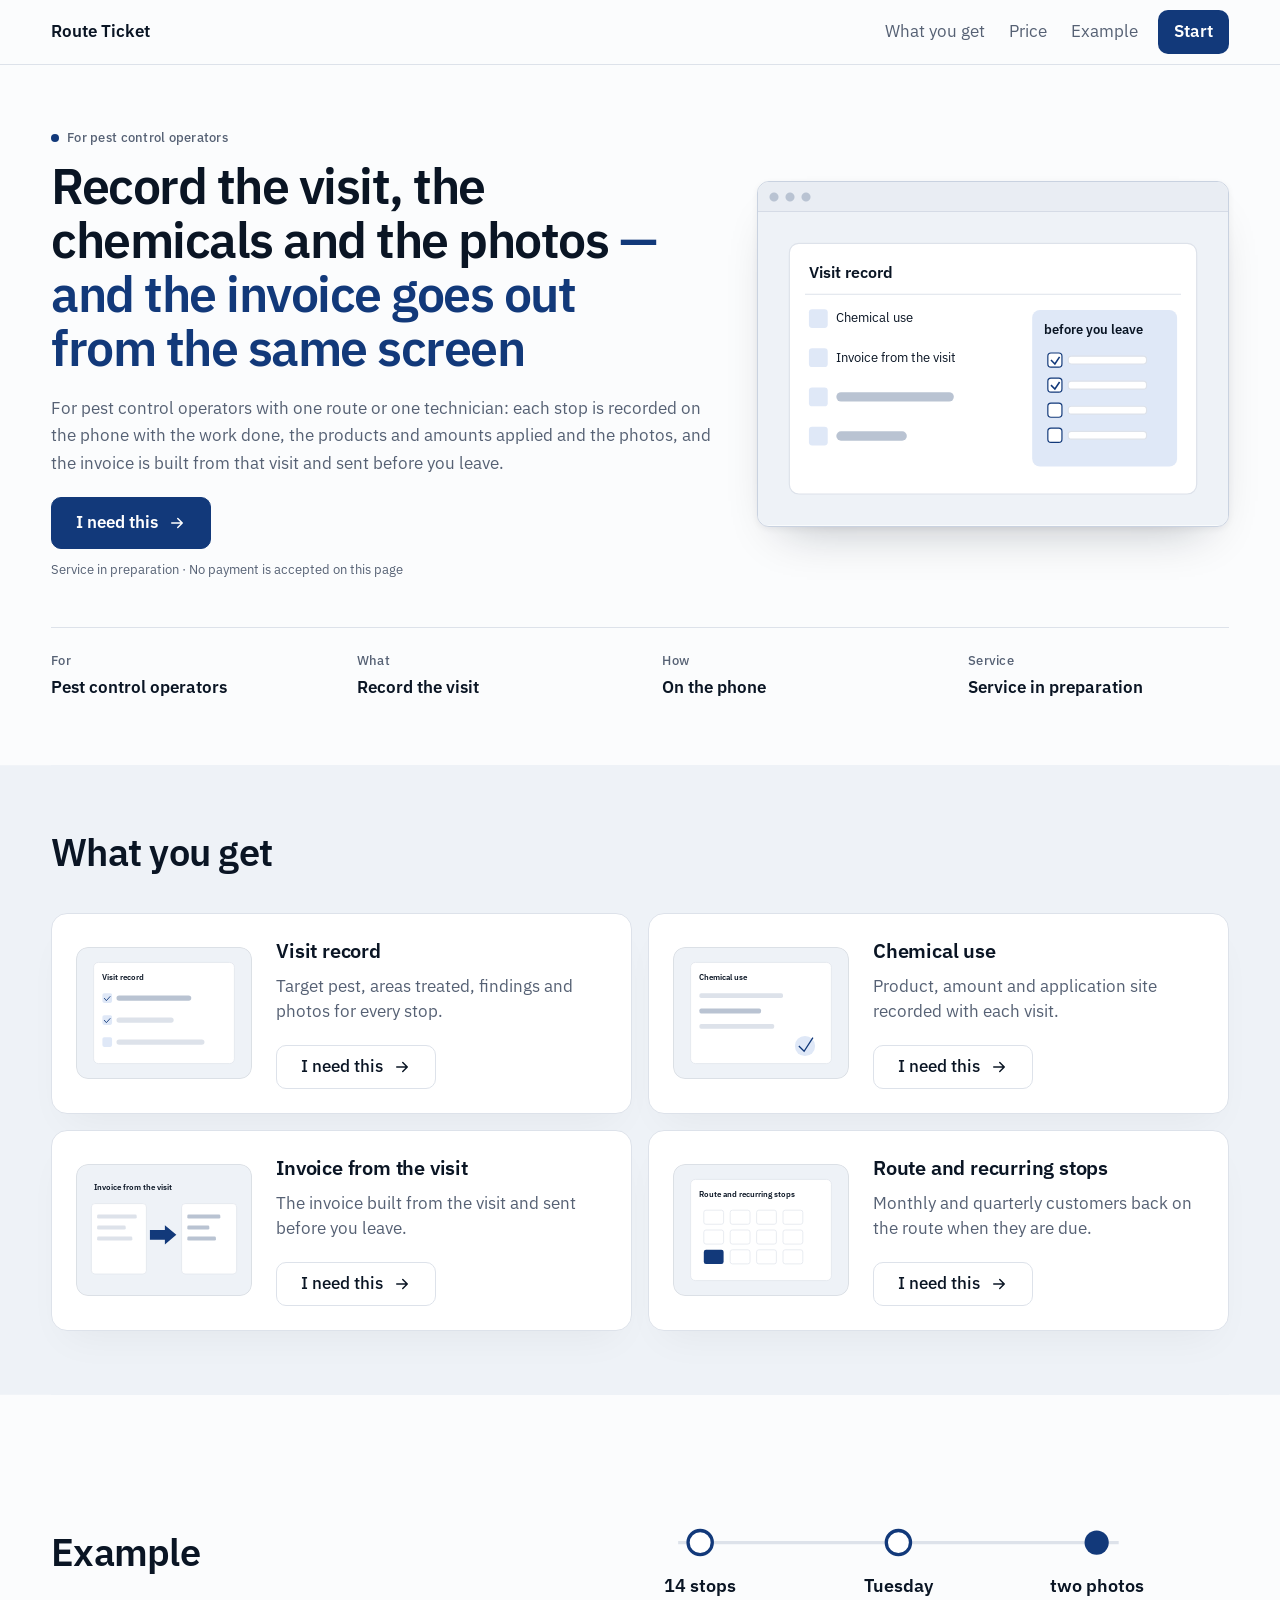
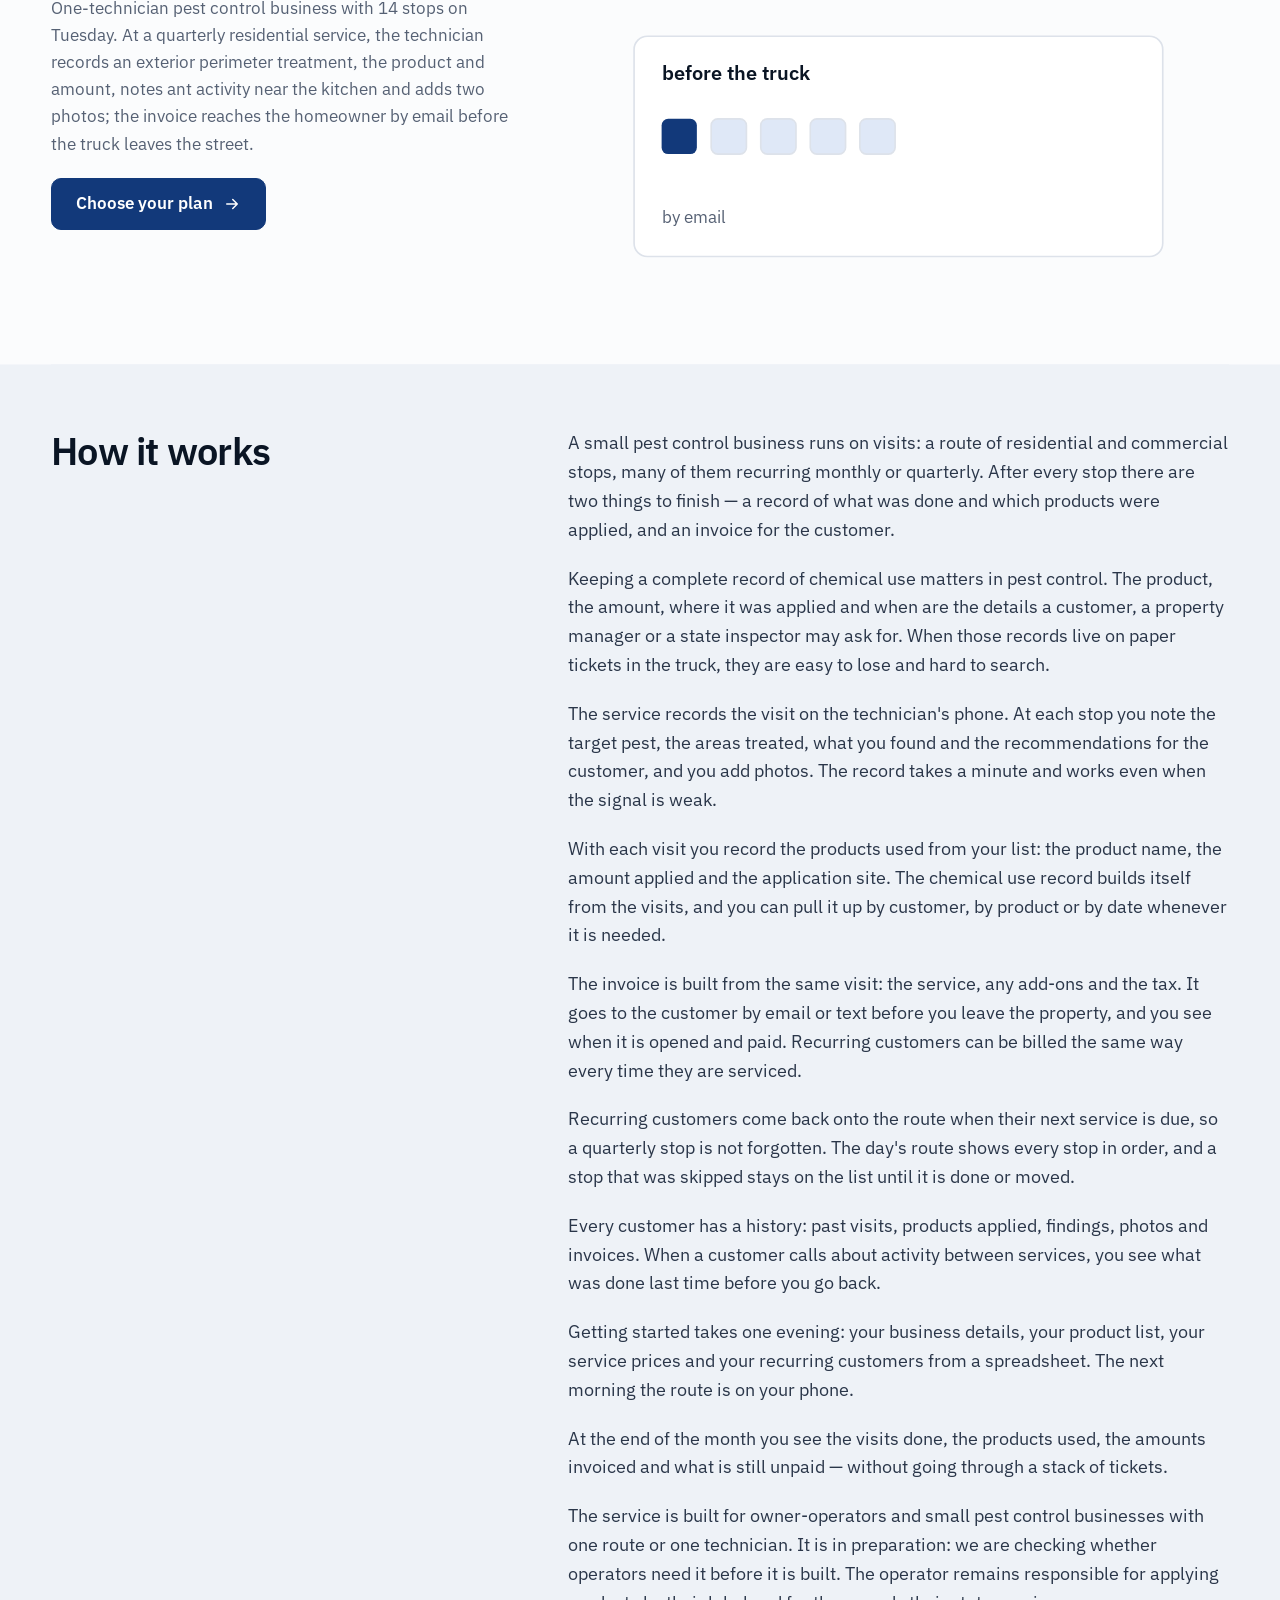
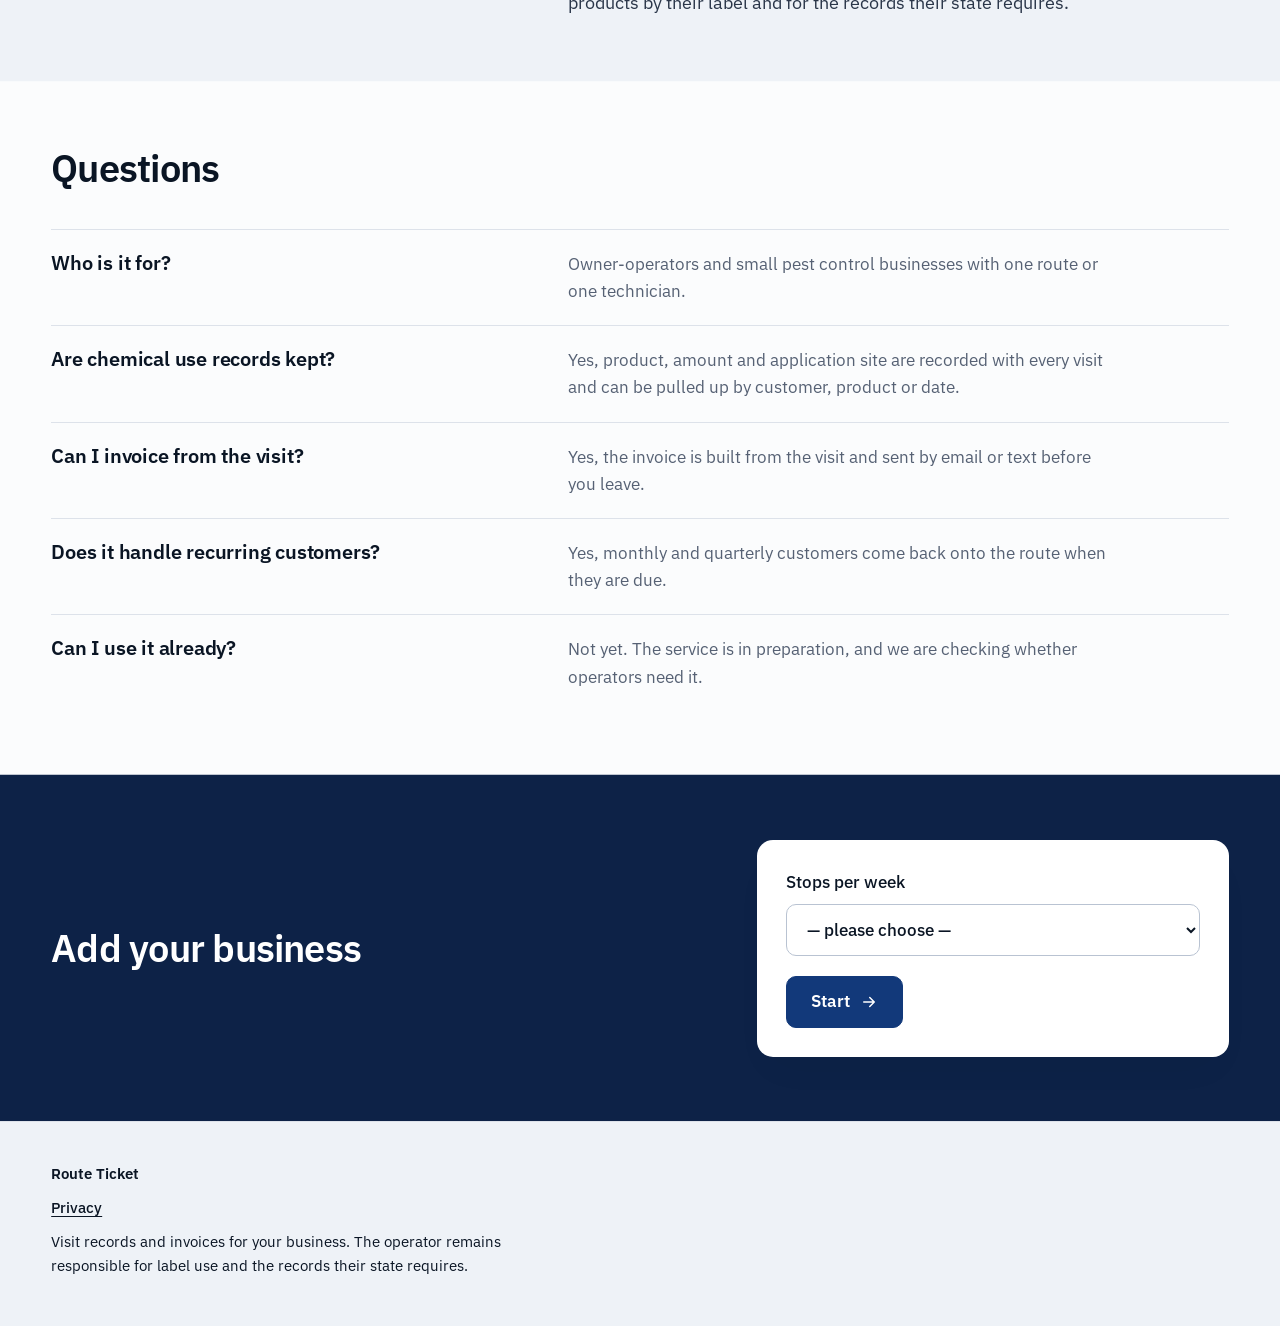
<file: index.html>
<!doctype html>
<html lang="en-US">
<head>
<meta charset="utf-8">
<!-- Google Tag Manager -->
<script>(function(w,d,s,l,i){w[l]=w[l]||[];w[l].push({'gtm.start':
new Date().getTime(),event:'gtm.js'});var f=d.getElementsByTagName(s)[0],
j=d.createElement(s),dl=l!='dataLayer'?'&l='+l:'';j.async=true;j.src=
'https://www.googletagmanager.com/gtm.js?id='+i+dl;f.parentNode.insertBefore(j,f);
})(window,document,'script','dataLayer','GTM-NCHRGHRR');</script>
<!-- End Google Tag Manager -->
<meta name="viewport" content="width=device-width,initial-scale=1">
<link rel="canonical" href="https://pestvisit.dokufile.com/">
<title>Pest control visit records and invoices for small operators</title>
<meta name="description" content="For small pest control operators: each visit recorded on your phone with photos and chemicals applied, and the invoice sent from the visit.">
<link rel="icon" href="favicon.svg">
<link rel="stylesheet" href="style.css">
<link rel="preconnect" href="https://fonts.googleapis.com">
<link rel="preconnect" href="https://fonts.gstatic.com" crossorigin>
<link rel="stylesheet" href="https://fonts.googleapis.com/css2?family=IBM+Plex+Sans:wght@400;500;600&display=swap">
<link rel="stylesheet" href="variant.css">
<script src="smoke.js" defer></script>
<!-- faq-jsonld:start -->
<script type="application/ld+json">
{
 "@context": "https://schema.org",
 "@type": "FAQPage",
 "mainEntity": [
  {
   "@type": "Question",
   "name": "Who is it for?",
   "acceptedAnswer": {
    "@type": "Answer",
    "text": "Owner-operators and small pest control businesses with one route or one technician."
   }
  },
  {
   "@type": "Question",
   "name": "Are chemical use records kept?",
   "acceptedAnswer": {
    "@type": "Answer",
    "text": "Yes, product, amount and application site are recorded with every visit and can be pulled up by customer, product or date."
   }
  },
  {
   "@type": "Question",
   "name": "Can I invoice from the visit?",
   "acceptedAnswer": {
    "@type": "Answer",
    "text": "Yes, the invoice is built from the visit and sent by email or text before you leave."
   }
  },
  {
   "@type": "Question",
   "name": "Does it handle recurring customers?",
   "acceptedAnswer": {
    "@type": "Answer",
    "text": "Yes, monthly and quarterly customers come back onto the route when they are due."
   }
  },
  {
   "@type": "Question",
   "name": "Can I use it already?",
   "acceptedAnswer": {
    "@type": "Answer",
    "text": "Not yet. The service is in preparation, and we are checking whether operators need it."
   }
  }
 ]
}
</script>
<!-- faq-jsonld:end -->
</head>
<body>
<!-- Google Tag Manager (noscript) -->
<noscript><iframe src="https://www.googletagmanager.com/ns.html?id=GTM-NCHRGHRR"
height="0" width="0" style="display:none;visibility:hidden"></iframe></noscript>
<!-- End Google Tag Manager (noscript) -->

<header><div class="shell">
  <a class="home" href="index.html" data-ev="click_logo_home">Route Ticket</a>
  <nav><a href="#what" data-ev="click_nav_what">What you get</a><a href="price.html" data-ev="click_nav_price">Price</a><a href="#example" data-ev="click_nav_example">Example</a><a href="#start" data-ev="click_nav_start">Start</a></nav>
</div></header>

<main class="shell">
  <section class="split">
    <div class="stack">
      <p class="meta rise"><span class="dot"></span> For pest control operators</p>
      <h1 class="rise" style="--i:1" data-len="long">Record the visit, the chemicals and the photos&nbsp;<span class="soft">— and the invoice goes out from the same screen</span></h1>
      <p class="rise" style="--i:2">For pest control operators with one route or one technician: each stop is recorded on the phone with the work done, the products and amounts applied and the photos, and the invoice is built from that visit and sent before you leave.</p>
      <a class="button rise" style="--i:3" href="price.html" data-ev="cta_click">I need this</a>
      <p class="meta rise" style="--i:4">Service in preparation · No payment is accepted on this page</p>
    </div>
    <figure class="window rise" style="--i:2"><svg aria-hidden="true" focusable="false" class="shot" xmlns="http://www.w3.org/2000/svg" viewBox="0 0 1200 800"><rect width="1200" height="800" fill="#eef2f7" /><rect x="80" y="80" width="1040" height="640" rx="24" fill="#ffffff" stroke="#dde2ea" stroke-width="3" /><text x="130" y="168" font-size="40" fill="#0a1524" font-weight="600">Visit record</text><line x1="120" y1="210" x2="1080" y2="210" stroke="#dde2ea" stroke-width="3" /><rect x="130" y="248" width="48" height="48" rx="8" fill="#dfe8f7" /><text x="200" y="282" font-size="32" fill="#0a1524">Chemical use</text><rect x="130" y="348" width="48" height="48" rx="8" fill="#dfe8f7" /><text x="200" y="382" font-size="32" fill="#0a1524">Invoice from the visit</text><rect x="130" y="448" width="48" height="48" rx="8" fill="#dfe8f7" /><rect x="200" y="460" width="300" height="24" rx="12" fill="#b9c3d2" /><rect x="130" y="548" width="48" height="48" rx="8" fill="#dfe8f7" /><rect x="200" y="560" width="180" height="24" rx="12" fill="#b9c3d2" /><rect x="700" y="250" width="370" height="400" rx="20" fill="#dfe8f7" /><text x="730" y="312" font-size="32" fill="#0a1524" font-weight="600">before you leave</text><rect x="740" y="360" width="36" height="36" rx="8" fill="#ffffff" stroke="#12397a" stroke-width="3" /><rect x="792" y="368" width="200" height="20" rx="8" fill="#ffffff" stroke="#dde2ea" stroke-width="3" /><polyline points="748,378 758,388 770,370" fill="none" stroke="#12397a" stroke-width="4" /><rect x="740" y="424" width="36" height="36" rx="8" fill="#ffffff" stroke="#12397a" stroke-width="3" /><rect x="792" y="432" width="200" height="20" rx="8" fill="#ffffff" stroke="#dde2ea" stroke-width="3" /><polyline points="748,442 758,452 770,434" fill="none" stroke="#12397a" stroke-width="4" /><rect x="740" y="488" width="36" height="36" rx="8" fill="#ffffff" stroke="#12397a" stroke-width="3" /><rect x="792" y="496" width="200" height="20" rx="8" fill="#ffffff" stroke="#dde2ea" stroke-width="3" /><rect x="740" y="552" width="36" height="36" rx="8" fill="#ffffff" stroke="#12397a" stroke-width="3" /><rect x="792" y="560" width="200" height="20" rx="8" fill="#ffffff" stroke="#dde2ea" stroke-width="3" /></svg></figure>
    <dl class="facts">
      <div><dt>For</dt><dd>Pest control operators</dd></div>
      <div><dt>What</dt><dd>Record the visit</dd></div>
      <div><dt>How</dt><dd>On the phone</dd></div>
      <div><dt>Service</dt><dd>Service in preparation</dd></div>
    </dl>
  </section>

  <section id="what" data-view="features_view">
    <div class="stack"><h2>What you get</h2></div>
    <div class="bento">
      <article class="tile stack reveal">
        <div class="art"><svg aria-hidden="true" focusable="false" xmlns="http://www.w3.org/2000/svg" viewBox="0 0 800 600"><rect width="800" height="600" fill="#eef2f7" /><rect x="80" y="70" width="640" height="460" rx="22" fill="#ffffff" stroke="#dde2ea" stroke-width="3" /><text x="120" y="150" font-size="36" fill="#0a1524" font-weight="600">Visit record</text><rect x="120" y="210" width="44" height="44" rx="8" fill="#dfe8f7" /><rect x="184" y="220" width="340" height="24" rx="12" fill="#b9c3d2" /><polyline points="128,232 138,244 156,224" fill="none" stroke="#12397a" stroke-width="4" /><rect x="120" y="310" width="44" height="44" rx="8" fill="#dfe8f7" /><rect x="184" y="320" width="260" height="24" rx="12" fill="#dde2ea" /><polyline points="128,332 138,344 156,324" fill="none" stroke="#12397a" stroke-width="4" /><rect x="120" y="410" width="44" height="44" rx="8" fill="#dfe8f7" /><rect x="184" y="420" width="400" height="24" rx="12" fill="#dde2ea" /></svg></div>
        <h3>Visit record</h3><p>Target pest, areas treated, findings and photos for every stop.</p>
        <a class="button quiet" href="price.html" data-ev="feature_visit">I need this</a>
      </article>
      <article class="tile stack reveal">
        <div class="art"><svg aria-hidden="true" focusable="false" xmlns="http://www.w3.org/2000/svg" viewBox="0 0 800 600"><rect width="800" height="600" fill="#eef2f7" /><rect x="80" y="70" width="640" height="460" rx="22" fill="#ffffff" stroke="#dde2ea" stroke-width="3" /><text x="120" y="150" font-size="36" fill="#0a1524" font-weight="600">Chemical use</text><rect x="120" y="210" width="380" height="22" rx="8" fill="#dde2ea" /><rect x="120" y="280" width="280" height="22" rx="8" fill="#b9c3d2" /><rect x="120" y="350" width="340" height="22" rx="8" fill="#dde2ea" /><circle cx="600" cy="450" r="46" fill="#dfe8f7" /><polyline points="572,450 596,474 636,412" fill="none" stroke="#12397a" stroke-width="6" /></svg></div>
        <h3>Chemical use</h3><p>Product, amount and application site recorded with each visit.</p>
        <a class="button quiet" href="price.html" data-ev="feature_chemical">I need this</a>
      </article>
      <article class="tile stack reveal">
        <div class="art"><svg aria-hidden="true" focusable="false" xmlns="http://www.w3.org/2000/svg" viewBox="0 0 800 600"><rect width="800" height="600" fill="#eef2f7" /><text x="80" y="120" font-size="36" fill="#0a1524" font-weight="600">Invoice from the visit</text><rect x="70" y="180" width="250" height="320" rx="16" fill="#ffffff" stroke="#dde2ea" stroke-width="3" /><rect x="480" y="180" width="250" height="320" rx="16" fill="#ffffff" stroke="#dde2ea" stroke-width="3" /><rect x="96" y="230" width="180" height="18" rx="6" fill="#dde2ea" /><rect x="506" y="230" width="150" height="18" rx="6" fill="#b9c3d2" /><rect x="96" y="280" width="130" height="18" rx="6" fill="#dde2ea" /><rect x="506" y="280" width="100" height="18" rx="6" fill="#b9c3d2" /><rect x="96" y="330" width="160" height="18" rx="6" fill="#dde2ea" /><rect x="506" y="330" width="130" height="18" rx="6" fill="#b9c3d2" /><polygon points="336,300 404,300 404,278 456,322 404,366 404,344 336,344" fill="#12397a" /></svg></div>
        <h3>Invoice from the visit</h3><p>The invoice built from the visit and sent before you leave.</p>
        <a class="button quiet" href="price.html" data-ev="feature_invoice">I need this</a>
      </article>
      <article class="tile stack reveal">
        <div class="art"><svg aria-hidden="true" focusable="false" xmlns="http://www.w3.org/2000/svg" viewBox="0 0 800 600"><rect width="800" height="600" fill="#eef2f7" /><rect x="80" y="70" width="640" height="460" rx="22" fill="#ffffff" stroke="#dde2ea" stroke-width="3" /><text x="120" y="150" font-size="36" fill="#0a1524" font-weight="600">Route and recurring stops</text><rect x="140" y="210" width="90" height="64" rx="10" fill="#ffffff" stroke="#dde2ea" stroke-width="3" /><rect x="260" y="210" width="90" height="64" rx="10" fill="#ffffff" stroke="#dde2ea" stroke-width="3" /><rect x="380" y="210" width="90" height="64" rx="10" fill="#ffffff" stroke="#dde2ea" stroke-width="3" /><rect x="500" y="210" width="90" height="64" rx="10" fill="#ffffff" stroke="#dde2ea" stroke-width="3" /><rect x="140" y="300" width="90" height="64" rx="10" fill="#ffffff" stroke="#dde2ea" stroke-width="3" /><rect x="260" y="300" width="90" height="64" rx="10" fill="#ffffff" stroke="#dde2ea" stroke-width="3" /><rect x="380" y="300" width="90" height="64" rx="10" fill="#ffffff" stroke="#dde2ea" stroke-width="3" /><rect x="500" y="300" width="90" height="64" rx="10" fill="#ffffff" stroke="#dde2ea" stroke-width="3" /><rect x="140" y="390" width="90" height="64" rx="10" fill="#12397a" /><rect x="260" y="390" width="90" height="64" rx="10" fill="#ffffff" stroke="#dde2ea" stroke-width="3" /><rect x="380" y="390" width="90" height="64" rx="10" fill="#ffffff" stroke="#dde2ea" stroke-width="3" /><rect x="500" y="390" width="90" height="64" rx="10" fill="#ffffff" stroke="#dde2ea" stroke-width="3" /></svg></div>
        <h3>Route and recurring stops</h3><p>Monthly and quarterly customers back on the route when they are due.</p>
        <a class="button quiet" href="price.html" data-ev="feature_route">I need this</a>
      </article>
    </div>
  </section>

  <section id="example" data-view="example_view" class="split flip">
    <div class="stack">
      <h2>Example</h2>
      <p>One-technician pest control business with 14 stops on Tuesday. At a quarterly residential service, the technician records an exterior perimeter treatment, the product and amount, notes ant activity near the kitchen and adds two photos; the invoice reaches the homeowner by email before the truck leaves the street.</p>
    <a class="button" href="price.html" data-ev="click_cta_after_example">Choose your plan</a>
    </div>
<svg aria-hidden="true" focusable="false" class="shot reveal" xmlns="http://www.w3.org/2000/svg" viewBox="0 0 1200 800"><rect width="1200" height="800" fill="#eef2f7" /><line x1="200" y1="150" x2="1000" y2="150" stroke="#dde2ea" stroke-width="6" /><circle cx="240" cy="150" r="22" fill="#ffffff" stroke="#12397a" stroke-width="6" /><text x="240" y="240" font-size="32" fill="#0a1524" font-weight="600" text-anchor="middle">14 stops</text><circle cx="600" cy="150" r="22" fill="#ffffff" stroke="#12397a" stroke-width="6" /><text x="600" y="240" font-size="32" fill="#0a1524" font-weight="600" text-anchor="middle">Tuesday</text><circle cx="960" cy="150" r="22" fill="#12397a" /><text x="960" y="240" font-size="32" fill="#0a1524" font-weight="600" text-anchor="middle">two photos</text><rect x="120" y="320" width="960" height="400" rx="24" fill="#ffffff" stroke="#dde2ea" stroke-width="3" /><text x="170" y="400" font-size="36" fill="#0a1524" font-weight="600">before the truck</text><rect x="170" y="470" width="64" height="64" rx="12" fill="#12397a" /><rect x="260" y="470" width="64" height="64" rx="12" fill="#dfe8f7" stroke="#dde2ea" stroke-width="3" /><rect x="350" y="470" width="64" height="64" rx="12" fill="#dfe8f7" stroke="#dde2ea" stroke-width="3" /><rect x="440" y="470" width="64" height="64" rx="12" fill="#dfe8f7" stroke="#dde2ea" stroke-width="3" /><rect x="530" y="470" width="64" height="64" rx="12" fill="#dfe8f7" stroke="#dde2ea" stroke-width="3" /><text x="170" y="660" font-size="30" fill="#566174">by email</text></svg>
  </section>
<!-- seo-tekst:start -->
  <section id="opis" class="split flip">
    <div class="stack"><h2>How it works</h2></div>
    <div class="stack">
      <p>A small pest control business runs on visits: a route of residential and commercial stops, many of them recurring monthly or quarterly. After every stop there are two things to finish — a record of what was done and which products were applied, and an invoice for the customer.</p>
    <p>Keeping a complete record of chemical use matters in pest control. The product, the amount, where it was applied and when are the details a customer, a property manager or a state inspector may ask for. When those records live on paper tickets in the truck, they are easy to lose and hard to search.</p>
    <p>The service records the visit on the technician's phone. At each stop you note the target pest, the areas treated, what you found and the recommendations for the customer, and you add photos. The record takes a minute and works even when the signal is weak.</p>
    <p>With each visit you record the products used from your list: the product name, the amount applied and the application site. The chemical use record builds itself from the visits, and you can pull it up by customer, by product or by date whenever it is needed.</p>
    <p>The invoice is built from the same visit: the service, any add-ons and the tax. It goes to the customer by email or text before you leave the property, and you see when it is opened and paid. Recurring customers can be billed the same way every time they are serviced.</p>
    <p>Recurring customers come back onto the route when their next service is due, so a quarterly stop is not forgotten. The day's route shows every stop in order, and a stop that was skipped stays on the list until it is done or moved.</p>
    <p>Every customer has a history: past visits, products applied, findings, photos and invoices. When a customer calls about activity between services, you see what was done last time before you go back.</p>
    <p>Getting started takes one evening: your business details, your product list, your service prices and your recurring customers from a spreadsheet. The next morning the route is on your phone.</p>
    <p>At the end of the month you see the visits done, the products used, the amounts invoiced and what is still unpaid — without going through a stack of tickets.</p>
    <p>The service is built for owner-operators and small pest control businesses with one route or one technician. It is in preparation: we are checking whether operators need it before it is built. The operator remains responsible for applying products by their label and for the records their state requires.</p>
    </div>
  </section>
  <section id="faq">
    <div class="stack"><h2>Questions</h2></div>
    <div class="rows">
      <div class="split flip"><h3>Who is it for?</h3><p>Owner-operators and small pest control businesses with one route or one technician.</p></div>
      <div class="split flip"><h3>Are chemical use records kept?</h3><p>Yes, product, amount and application site are recorded with every visit and can be pulled up by customer, product or date.</p></div>
      <div class="split flip"><h3>Can I invoice from the visit?</h3><p>Yes, the invoice is built from the visit and sent by email or text before you leave.</p></div>
      <div class="split flip"><h3>Does it handle recurring customers?</h3><p>Yes, monthly and quarterly customers come back onto the route when they are due.</p></div>
      <div class="split flip"><h3>Can I use it already?</h3><p>Not yet. The service is in preparation, and we are checking whether operators need it.</p></div>
    </div>
  </section>
<!-- seo-tekst:end -->
  <section id="start" data-view="start_view" class="split">
    <div class="stack">
      <h2>Add your business</h2>
    </div>
    <div class="tile stack">
      <label>Stops per week<select data-ev-focus="form_start"><option value="">— please choose —</option><option>Up to 25</option><option>25–60</option><option>60–120</option><option>More than 120</option></select></label>
      <a class="button" href="price.html" data-ev="form_submit_click">Start</a>
    </div>
  </section>
</main>

<footer><div class="shell">
  <p><b>Route Ticket</b></p>
  <p><a href="privacy.html" data-ev="click_legal_privacy">Privacy</a></p>
  <p>Visit records and invoices for your business. The operator remains responsible for label use and the records their state requires.</p>
</div></footer>

</body>
</html>
</file>
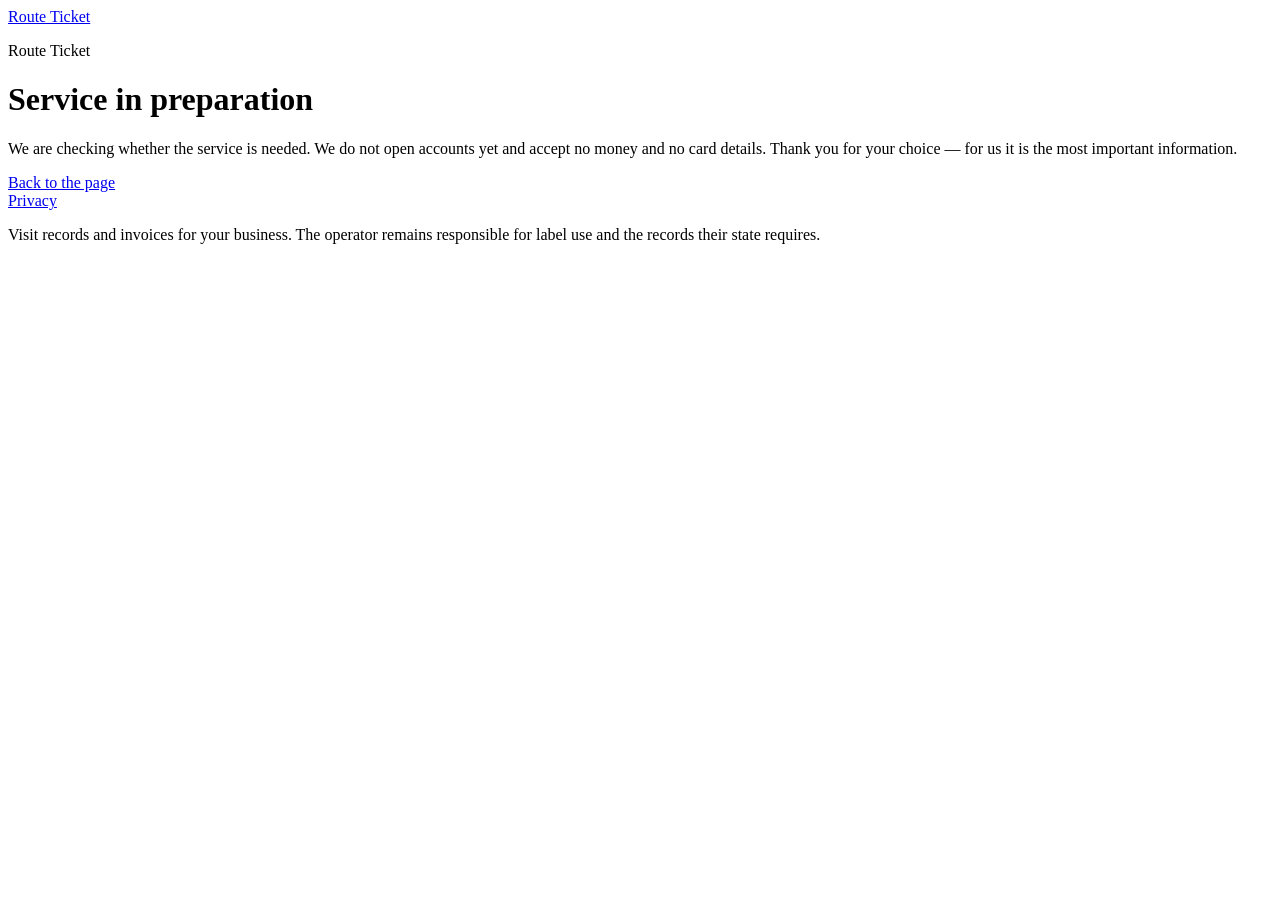
<file: pay.html>
<!doctype html>
<html lang="en-US">
<head>
<meta charset="utf-8">
<!-- Google Tag Manager -->
<script>(function(w,d,s,l,i){w[l]=w[l]||[];w[l].push({'gtm.start':
new Date().getTime(),event:'gtm.js'});var f=d.getElementsByTagName(s)[0],
j=d.createElement(s),dl=l!='dataLayer'?'&l='+l:'';j.async=true;j.src=
'https://www.googletagmanager.com/gtm.js?id='+i+dl;f.parentNode.insertBefore(j,f);
})(window,document,'script','dataLayer','GTM-NCHRGHRR');</script>
<!-- End Google Tag Manager -->
<meta name="viewport" content="width=device-width,initial-scale=1">
<link rel="canonical" href="https://pestvisit.dokufile.com/pay.html">
<title>Route Ticket — payment not yet possible</title>
<meta name="robots" content="noindex,nofollow">
<link rel="icon" href="favicon.svg">
<link rel="stylesheet" href="style.css">
<script src="smoke.js" defer></script>
</head>
<body data-page="pay">
<!-- Google Tag Manager (noscript) -->
<noscript><iframe src="https://www.googletagmanager.com/ns.html?id=GTM-NCHRGHRR"
height="0" width="0" style="display:none;visibility:hidden"></iframe></noscript>
<!-- End Google Tag Manager (noscript) -->
<header class="site"><div class="wrap bar">
  <a class="brand" href="index.html" data-ev="click_logo_home"><span class="mark"></span>Route Ticket</a>
</div></header>
<main class="page"><div class="wrap narrow center">
  <p class="eyebrow">Route Ticket</p>
  <h1>Service in preparation</h1>
  <p class="lead">We are checking whether the service is needed. We do not open accounts yet and accept no money and no card details. Thank you for your choice — for us it is the most important information.</p>
  <p class="note" data-show="plan" hidden>Your plan choice was counted anonymously, without your data.</p>
  <p class="note" data-show="feature" hidden>Your feature choice was counted anonymously, without your data.</p>
  <p class="note" data-show="intent" hidden>Your request was counted anonymously, without your data and documents.</p>
  <div class="actions"><a class="btn primary" href="index.html" data-ev="click_back">Back to the page</a></div>
  <p class="note" data-show="sent" hidden>Thank you — we will write once, when the service starts.</p>
  <div id="email-box" class="card" style="margin:44px auto 0;max-width:560px;text-align:left"><h2>Launch notice</h2><p>If you like, leave your email address — we will send one message when the service starts. The field is optional.</p><div data-form-slot></div><p class="note" style="margin:6px 0 0"><a href="privacy.html" data-ev="click_legal_privacy">Privacy</a></p></div>
</div></main>
<footer class="site-foot"><div class="wrap">
  <p style="margin:0"><a href="privacy.html" data-ev="click_legal_privacy">Privacy</a></p>
  <p class="muted">Visit records and invoices for your business. The operator remains responsible for label use and the records their state requires.</p>
</div></footer>
</body>
</html>
</file>
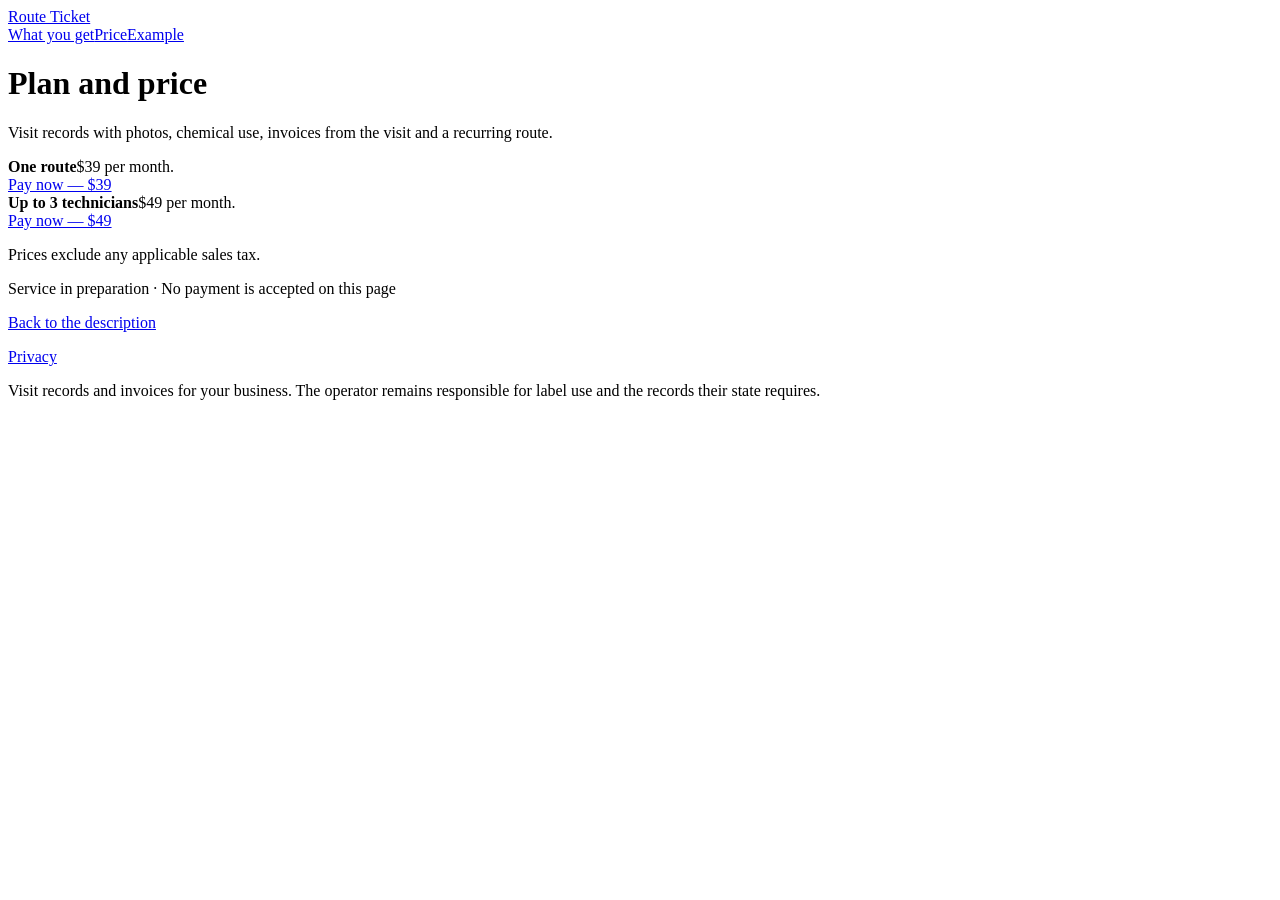
<file: price.html>
<!doctype html>
<html lang="en-US">
<head>
<meta charset="utf-8">
<!-- Google Tag Manager -->
<script>(function(w,d,s,l,i){w[l]=w[l]||[];w[l].push({'gtm.start':
new Date().getTime(),event:'gtm.js'});var f=d.getElementsByTagName(s)[0],
j=d.createElement(s),dl=l!='dataLayer'?'&l='+l:'';j.async=true;j.src=
'https://www.googletagmanager.com/gtm.js?id='+i+dl;f.parentNode.insertBefore(j,f);
})(window,document,'script','dataLayer','GTM-NCHRGHRR');</script>
<!-- End Google Tag Manager -->
<meta name="viewport" content="width=device-width,initial-scale=1">
<link rel="canonical" href="https://pestvisit.dokufile.com/price.html">
<title>Price — pest control visit records and invoices</title>
<meta name="description" content="Monthly price of visit records, chemical use records and invoices for small pest control operators.">
<link rel="icon" href="favicon.svg">
<link rel="stylesheet" href="style.css">
<script src="smoke.js" defer></script>
<script>
  /* Price page opened — price_view through smoke.js (window.smokeTrack). */
  document.addEventListener("DOMContentLoaded", function () { if (window.smokeTrack) window.smokeTrack("price_view"); });
</script>
</head>
<body data-page="price">
<!-- Google Tag Manager (noscript) -->
<noscript><iframe src="https://www.googletagmanager.com/ns.html?id=GTM-NCHRGHRR"
height="0" width="0" style="display:none;visibility:hidden"></iframe></noscript>
<!-- End Google Tag Manager (noscript) -->

<header><div class="wrap">
  <div class="logo"><a href="index.html" data-ev="click_logo_home">Route Ticket</a></div>
  <nav class="top"><a href="index.html#what" data-ev="click_nav_what">What you get</a><a href="price.html" data-ev="click_nav_price">Price</a><a href="index.html#example" data-ev="click_nav_example">Example</a></nav>
</div></header>

<div class="wrap">
  <div class="hero">
    <h1>Plan and price</h1>
    <p class="sub">Visit records with photos, chemical use, invoices from the visit and a recurring route.</p>
  </div>

  <section id="price">
    <div class="grid">
      <div class="card"><b>One route</b><span>$39 per month.</span><br><a class="btn" href="pay.html?plan=route" data-ev="payment_click click_pay_route">Pay now — $39</a></div>
      <div class="card"><b>Up to 3 technicians</b><span>$49 per month.</span><br><a class="btn" href="pay.html?plan=team" data-ev="payment_click click_pay_team">Pay now — $49</a></div>
    </div>
    <p class="note nalog">Prices exclude any applicable sales tax.</p>
    <p class="cta-note">Service in preparation · No payment is accepted on this page</p>
    <div class="actions"><a class="btn" href="index.html" data-ev="click_back">Back to the description</a></div>
  </section>
</div>

<footer><div class="wrap">
  <p><a href="privacy.html" data-ev="click_legal_privacy">Privacy</a></p>
  <p class="muted">Visit records and invoices for your business. The operator remains responsible for label use and the records their state requires.</p>
</div></footer>

</body>
</html>
</file>
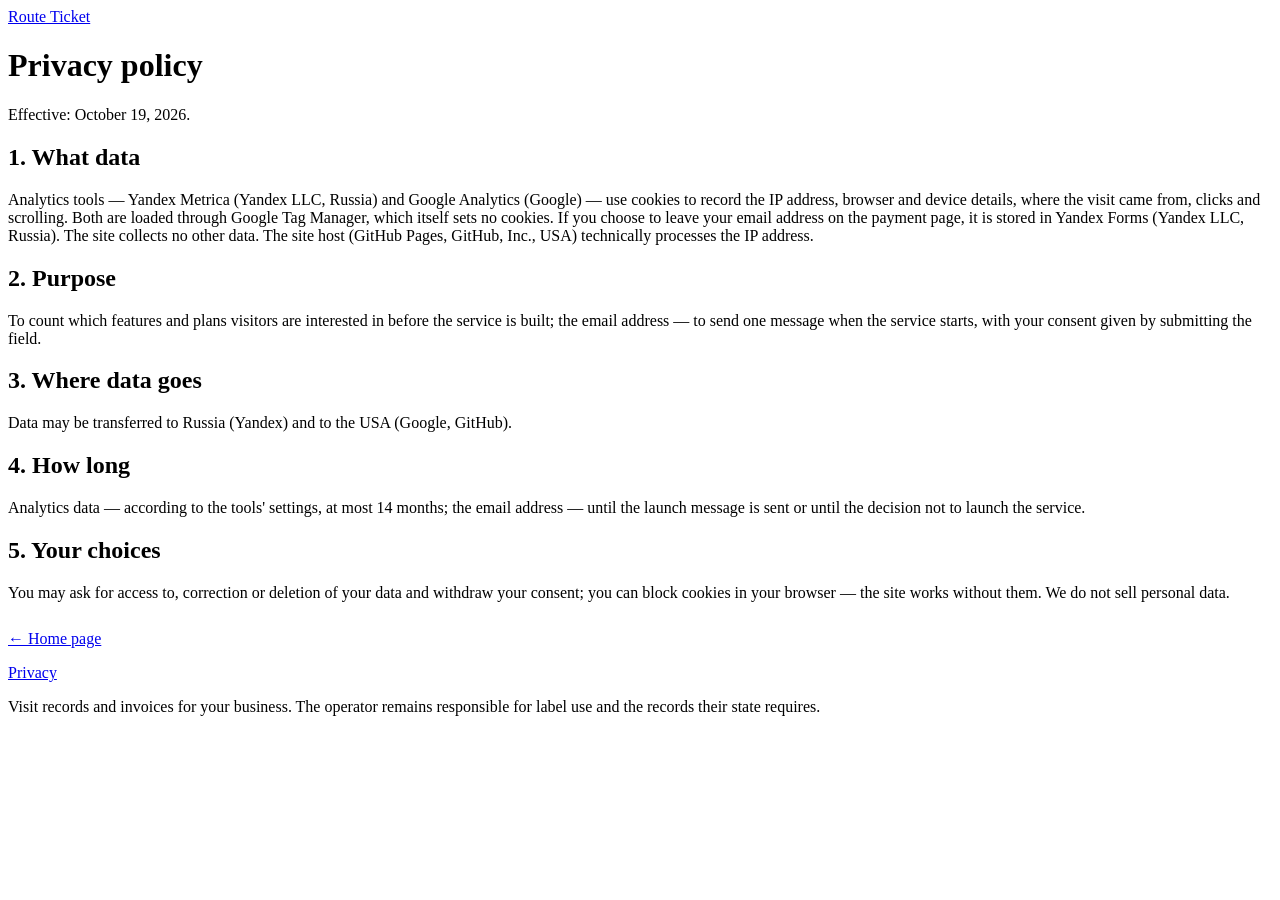
<file: privacy.html>
<!doctype html>
<html lang="en-US">
<head>
<meta charset="utf-8">
<!-- Google Tag Manager -->
<script>(function(w,d,s,l,i){w[l]=w[l]||[];w[l].push({'gtm.start':
new Date().getTime(),event:'gtm.js'});var f=d.getElementsByTagName(s)[0],
j=d.createElement(s),dl=l!='dataLayer'?'&l='+l:'';j.async=true;j.src=
'https://www.googletagmanager.com/gtm.js?id='+i+dl;f.parentNode.insertBefore(j,f);
})(window,document,'script','dataLayer','GTM-NCHRGHRR');</script>
<!-- End Google Tag Manager -->
<meta name="viewport" content="width=device-width,initial-scale=1">
<link rel="canonical" href="https://pestvisit.dokufile.com/privacy.html">
<title>Route Ticket — Privacy policy</title>
<meta name="description" content="Route Ticket: what data this site collects, why, where it goes, how long it is kept and your rights.">
<link rel="icon" href="favicon.svg">
<link rel="stylesheet" href="style.css">
<script src="smoke.js" defer></script>
</head>
<body>
<!-- Google Tag Manager (noscript) -->
<noscript><iframe src="https://www.googletagmanager.com/ns.html?id=GTM-NCHRGHRR"
height="0" width="0" style="display:none;visibility:hidden"></iframe></noscript>
<!-- End Google Tag Manager (noscript) -->
<header class="site"><div class="wrap bar">
  <a class="brand" href="index.html" data-ev="click_logo_home"><span class="mark"></span>Route Ticket</a>
</div></header>
<main class="page"><div class="wrap narrow doc">
  <h1>Privacy policy</h1>
  <p class="lead">Effective: October 19, 2026.</p>
  <h2>1. What data</h2>
  <p>Analytics tools — Yandex Metrica (Yandex LLC, Russia) and Google Analytics (Google) — use cookies to record the IP address, browser and device details, where the visit came from, clicks and scrolling. Both are loaded through Google Tag Manager, which itself sets no cookies. If you choose to leave your email address on the payment page, it is stored in Yandex Forms (Yandex LLC, Russia). The site collects no other data. The site host (GitHub Pages, GitHub, Inc., USA) technically processes the IP address.</p>
  <h2>2. Purpose</h2>
  <p>To count which features and plans visitors are interested in before the service is built; the email address — to send one message when the service starts, with your consent given by submitting the field.</p>
  <h2>3. Where data goes</h2>
  <p>Data may be transferred to Russia (Yandex) and to the USA (Google, GitHub).</p>
  <h2>4. How long</h2>
  <p>Analytics data — according to the tools' settings, at most 14 months; the email address — until the launch message is sent or until the decision not to launch the service.</p>
  <h2>5. Your choices</h2>
  <p>You may ask for access to, correction or deletion of your data and withdraw your consent; you can block cookies in your browser — the site works without them. We do not sell personal data.</p>
  <p style="margin-top:28px"><a href="index.html" data-ev="click_legal_back">&larr; Home page</a></p>
</div></main>
<footer class="site-foot"><div class="wrap">
  <p style="margin:0"><a href="privacy.html" data-ev="click_legal_privacy">Privacy</a></p>
  <p class="muted">Visit records and invoices for your business. The operator remains responsible for label use and the records their state requires.</p>
</div></footer>
</body>
</html>
</file>
<file: style.css>
/* Общая база смоков (СМ-23): стиль — один на все смоки, правит «Смоки» в super-romeo/smoki-base. */
@import url("https://super-romeo.github.io/smoki-base/v1/style.css");
</file>
<file: variant.css>
/* Final sample v13 — one layer (СМ-45): tokens in :root, then general rules.
   Owner's ten choices: layout 17 · IBM Plex Sans · navy palette · background 06 (grey bands, dark form band) ·
   shape 02 (medium radius) · cards 05 (2×2, picture on the side) · hero 07 (picture in a window frame) ·
   density 02 (compact) · header 07 (button in header, light-grey footer) · motion 04 (load cascade only).
   Four commands on top: polish (whole) · emil-design-eng (interaction layer, no image placeholder colour) ·
   mobile-native (safe areas, footer press) · typeset (measure, leading and tracking per role, fallback face). */

/* fallback with Plex metrics: the swap from Segoe UI / Arial does not reflow lines */
@font-face { font-family: "Plex Fallback"; src: local("Segoe UI"), local("Arial"); size-adjust: 101.7%; ascent-override: 100.8%; descent-override: 27%; line-gap-override: 0%; }

:root {
  /* colour — one blue accent; white text on it passes AA */
  --canvas: #fbfcfd;
  --surface: #ffffff;
  --ink: #0a1524;
  --steel: #566174;
  --line: #dde2ea;
  --line-strong: #b9c3d2;
  --accent: #12397a;
  --accent-hover: #0d2247;              /* the dark band colour, no new hue */
  --accent-wash: #dfe8f7;
  --focus: #2f6fd6;
  --band-grey: #eef2f7;
  --band-dark: #0d2247;
  --shadow: 0 20px 40px -15px rgba(0, 0, 0, .05);
  /* type — one family; the larger the type, the tighter tracking and leading */
  --font-sans: "IBM Plex Sans", "Plex Fallback", "Segoe UI", system-ui, sans-serif;
  --text-display: clamp(2.25rem, 5vw, 3.75rem);
  --text-h2: clamp(1.75rem, 3vw, 2.5rem);
  --text-h3: 1.25rem;
  --text-body: 1.0625rem;
  --text-meta: .8125rem;
  --tracking-display: -.03em;
  --tracking: -.02em;
  --tracking-h3: -.01em;
  --leading-display: 1.08;
  --leading-tight: 1.15;
  --leading-h3: 1.3;
  --leading-body: 1.6;                  /* 1.55 on phones */
  --leading-snug: 1.5;                  /* short measure in cards */
  --measure: 56ch;                      /* about 70 characters of Plex per line */
  --measure-lead: 41.5rem;               /* hero lead keeps two lines at 1280; rem, because ch on an animated element can resolve against the fallback face */
  /* space, shape */
  --max: 1400px;
  --gutter: clamp(1rem, 4vw, 4rem);
  --section: 4rem;                      /* 3rem on phones */
  --gap: clamp(1.5rem, 3.5vw, 3.5rem);
  --head-gap: clamp(1.75rem, 3vw, 2.5rem);
  --pad-card: 1.75rem;                  /* 1.5rem on phones */
  --radius-card: 1rem;
  --radius-inner: .75rem;
  --radius-control: .625rem;            /* fields, buttons, header links */
  --header-h: 65px;                     /* sticky header with its border; 57px on phones */
  /* motion — UI feedback under 300ms */
  --ease-out: cubic-bezier(.23, 1, .32, 1);
  --dur: .15s;                          /* hover, colour */
  --dur-press: .16s;
  --dur-rise: .5s;                      /* first-screen cascade item */
  --stagger: 60ms;
  --press: .97;
  --arrow: url("data:image/svg+xml,%3Csvg xmlns='http://www.w3.org/2000/svg' viewBox='0 0 24 24' fill='none' stroke='%23000' stroke-width='2' stroke-linecap='round' stroke-linejoin='round'%3E%3Cpath d='M5 12h14M13 6l6 6-6 6'/%3E%3C/svg%3E");
}
@media (max-width: 767px) {
  :root { --section: 3rem; --gap: max(2rem, 5vw); --pad-card: 1.5rem; --leading-body: 1.55; --header-h: 57px; }
}

/* base */
*, *::before, *::after { box-sizing: border-box; }
html { scroll-behavior: smooth; scroll-padding-top: var(--header-h); -webkit-text-size-adjust: 100%; text-size-adjust: 100%; }
body { margin: 0; background: var(--canvas); color: var(--ink); font: 400 var(--text-body)/var(--leading-body) var(--font-sans); -webkit-font-smoothing: antialiased; -moz-osx-font-smoothing: grayscale; text-rendering: optimizeLegibility; font-synthesis: none; }
h1, h2, h3 { margin: 0; color: var(--ink); font-weight: 600; letter-spacing: var(--tracking); line-height: var(--leading-tight); text-wrap: balance; }
h1 { font-size: var(--text-display); letter-spacing: var(--tracking-display); line-height: var(--leading-display); }
/* long headlines (German, Polish, Russian…): the page sets data-len on h1 — long: over 70 characters, xlong: over 100 */
h1[data-len="long"] { --text-display: clamp(2.125rem, 4vw, 3.125rem); }
h1[data-len="xlong"] { --text-display: clamp(2rem, 3.6vw, 2.875rem); }
h3, dd { hyphens: auto; hyphenate-limit-chars: 12 4 4; }   /* long words in narrow cards and facts; the headline is not hyphenated */
h2 { font-size: var(--text-h2); }
h3 { font-size: var(--text-h3); letter-spacing: var(--tracking-h3); line-height: var(--leading-h3); }
p { margin: 0; color: var(--steel); max-width: var(--measure); }
h1 + p { max-width: var(--measure-lead); }
p, dd { text-wrap: pretty; }
h1, h2, h3, p, dd { overflow-wrap: anywhere; }   /* anywhere, not break-word: it also shrinks the column's minimum width */
.tile p { hyphens: auto; }
b { font-weight: 600; color: var(--ink); }
a { color: inherit; text-decoration-thickness: from-font; text-underline-offset: .2em; }
img { max-width: 100%; -webkit-user-drag: none; }
::selection { background: var(--accent-wash); color: var(--ink); }
:focus-visible, select:focus { outline: 2px solid var(--focus); outline-offset: 3px; }
select:focus:not(:focus-visible) { outline: 0; }

/* layout */
.shell { max-width: var(--max); margin: 0 auto; padding: 0 max(var(--gutter), env(safe-area-inset-right, 0px)) 0 max(var(--gutter), env(safe-area-inset-left, 0px)); }
section { padding: var(--section) 0; border-top: 1px solid transparent; }   /* 1px seam between blocks */
main > section:first-child { border-top: 0; }
main > section:not(.split) > * + * { margin-top: var(--head-gap); }
.split { display: grid; grid-template-columns: var(--cols, minmax(0, 7fr) minmax(0, 5fr)); gap: 1.5rem var(--gap); }
.flip { --cols: minmax(0, 5fr) minmax(0, 7fr); }
.split:has(> .stack + p) { --cols: minmax(0, 1fr); row-gap: .625rem; }   /* a bare sub-line sits under its heading */
section.split > .stack:first-child { align-self: center; }                 /* the shorter side centres against the taller */
.stack { display: grid; gap: 1.25rem; align-content: start; justify-items: start; }
.split > *, .stack > *, .bento > * { min-width: 0; }   /* a long word must wrap inside its column, not widen it (rollout: German pages) */
.stack > .meta + :is(h1, h2) { margin-top: -.5rem; }                       /* eyebrow belongs to its heading */
.stack > h3 + p { margin-top: -.625rem; }                                  /* card title belongs to its text */
.bento { display: grid; grid-template-columns: repeat(2, minmax(0, 1fr)); gap: 1rem; }

/* block backgrounds: grey bands, one dark form band (full-bleed) */
main > section:has(> .bento), #opis { --band: var(--band-grey); }   /* cards block by structure: every page has its own id */
#start { --band: var(--band-dark); --ink: #ffffff; --steel: #c3cee2; --accent-wash: rgba(255, 255, 255, .12); --focus: #9dbcf5; color: var(--ink); }
main > section:has(> .bento), #opis, #start { background: var(--band); box-shadow: 0 0 0 100vmax var(--band); clip-path: inset(0 -100vmax); }
#start .tile { --ink: #0a1524; --steel: #566174; --accent-wash: #dfe8f7; --focus: #2f6fd6; color: var(--ink); border-color: transparent; }
#start .tile select { border-color: var(--line-strong); }

/* long text: heading on the left, one column of text on the right, darker and larger than card text */
#opis > .stack:first-child { align-self: start; }
#opis > .stack + .stack > p { color: #2a3649; font-size: 1.125rem; max-width: 62ch; }

/* header, footer */
header { position: sticky; top: 0; z-index: 10; background: rgba(251, 252, 253, .86); -webkit-backdrop-filter: blur(12px); backdrop-filter: blur(12px); border-bottom: 1px solid var(--line); }
header .shell { display: flex; flex-wrap: wrap; align-items: center; justify-content: space-between; min-height: 64px; }
header nav { display: flex; flex-wrap: wrap; }
header a { display: inline-flex; align-items: center; min-height: 44px; padding: 0 .75rem; border-radius: var(--radius-control); color: var(--steel); text-decoration: none; transition: background-color var(--dur) ease, color var(--dur) ease, transform var(--dur-press) var(--ease-out); }
header a:active { color: var(--ink); }
header .home { margin-left: -.75rem; color: var(--ink); font-weight: 600; }
header nav a:last-child { margin-left: .5rem; padding: 0 1rem; background: var(--accent); color: #fff; font-weight: 600; }
header nav a:last-child:active { color: #fff; }
footer { padding: 2.5rem 0 calc(3rem + env(safe-area-inset-bottom, 0px)); background: var(--band-grey); color: var(--ink); border-top: 1px solid var(--line); font-size: .9375rem; }
footer a, footer p { color: var(--ink); }
footer a { display: inline-flex; align-items: center; min-height: 44px; font-weight: 500; transition: color var(--dur) ease, opacity var(--dur) ease; }

/* components */
.meta { display: inline-flex; align-items: center; gap: .5rem; font: 500 var(--text-meta)/1.4 var(--font-sans); letter-spacing: .02em; color: var(--steel); }
.button + .meta { margin-top: -.5rem; font-weight: 400; letter-spacing: 0; }   /* note under a button reads as body text */
.soft { color: var(--steel); }
h1 .soft { color: var(--accent); }   /* the benefit half of the headline: accent, not grey */
.dot { width: 8px; height: 8px; flex: none; border-radius: 50%; background: var(--accent); }
.button { display: inline-flex; align-items: center; justify-content: center; gap: .6rem; min-height: 52px; padding: 0 1.5rem; border: 1px solid var(--accent); border-radius: var(--radius-control); background: var(--accent); color: #ffffff; font-weight: 600; text-decoration: none; transition: transform var(--dur-press) var(--ease-out), background-color var(--dur) ease, border-color var(--dur) ease; }
.button::after { content: ""; width: 1.1em; height: 1.1em; background: currentColor; -webkit-mask: var(--arrow) center / contain no-repeat; mask: var(--arrow) center / contain no-repeat; transition: transform var(--dur-press) var(--ease-out); }
.button.quiet { min-height: 44px; border-color: var(--line); background: var(--surface); color: var(--ink); font-weight: 500; }
.button:active, header nav a:last-child:active { transform: scale(var(--press)); }
header a, .button, footer a, select, label { -webkit-tap-highlight-color: transparent; touch-action: manipulation; }
header a, .button { -webkit-user-select: none; user-select: none; }
.tile { padding: var(--pad-card); background: var(--surface); border: 1px solid var(--line); border-radius: var(--radius-card); box-shadow: var(--shadow); }
.tile p { line-height: var(--leading-snug); }
.art { width: 100%; aspect-ratio: 4 / 3; overflow: hidden; border-radius: var(--radius-inner); background: var(--canvas); }
.art img, .art svg { display: block; width: 100%; height: 100%; object-fit: cover; border-radius: inherit; }   /* picture: image file or inline drawing */
.art img, .art svg { outline: 1px solid rgba(10, 21, 36, .08); outline-offset: -1px; }   /* hairline so pale pictures do not melt into the card */
.shot { display: block; align-self: center; width: 100%; height: auto; aspect-ratio: 3 / 2; object-fit: cover; border-radius: var(--radius-card); }   /* no frame of its own: the drawing already has cards inside */
.window { margin: 0; align-self: center; overflow: hidden; background: var(--surface); border: 1px solid #c9d2e0; border-radius: var(--radius-inner); box-shadow: 0 24px 48px -26px rgba(10, 21, 36, .30), 0 2px 6px rgba(10, 21, 36, .06); }
.window::before { content: ""; display: block; height: 30px; border-bottom: 1px solid #d5dbe6;
  background: radial-gradient(circle at 16px 15px, var(--line-strong) 4px, transparent 5px), radial-gradient(circle at 32px 15px, var(--line-strong) 4px, transparent 5px),
    radial-gradient(circle at 48px 15px, var(--line-strong) 4px, transparent 5px), #e9edf3; }
.window .shot { border-radius: 0; }
svg.shot:not(.window *) > rect:first-child { fill: none; }   /* example drawing: no grey panel behind its cards — one frame level less */
.facts { grid-column: 1 / -1; display: grid; grid-template-columns: repeat(4, minmax(0, 1fr)); gap: 1rem var(--gap); margin: 1.5rem 0 0; padding-top: 1.5rem; border-top: 1px solid var(--line); }
.facts dt { font: 500 var(--text-meta)/1.4 var(--font-sans); letter-spacing: .02em; color: var(--steel); }
.facts dd { margin: .25rem 0 0; font-weight: 600; }
.rows > * { align-items: baseline; padding: 1.25rem 0; border-top: 1px solid var(--line); }   /* question and answer share a baseline */
label { display: grid; gap: .5rem; width: 100%; font-weight: 500; }
select { width: 100%; min-width: 0; min-height: 52px; padding: 0 1rem; font: inherit; color: var(--ink); background: var(--surface); border: 1px solid var(--line); border-radius: var(--radius-control); accent-color: var(--accent); }
select, label { cursor: pointer; }

/* cards from 768px: picture on the side; on tablets it yields width to the text */
@media (min-width: 768px) {
  .tile:has(> .art) { grid-template-columns: minmax(0, 11rem) minmax(0, 1fr); column-gap: 1.5rem; align-items: center; padding: 1.5rem; }
  .tile > .art { grid-row: 1 / span 3; }
  .tile:has(> .art) > :not(.art) { grid-column: 2; }
}
@media (min-width: 768px) and (max-width: 1023px) {
  .facts { grid-template-columns: repeat(2, minmax(0, 1fr)); }
  .tile:has(> .art) { grid-template-columns: minmax(0, 6rem) minmax(0, 1fr); column-gap: 1rem; }
}

/* phones: one column; header = name + button in one row, section links hidden */
@media (max-width: 767px) {
  .split, .bento { grid-template-columns: minmax(0, 1fr); }
  h1, h2 { hyphens: auto; }   /* phones: a word longer than the line is hyphenated */
  .facts { grid-template-columns: repeat(2, minmax(0, 1fr)); }
  .button { width: 100%; }
  header .shell { flex-wrap: nowrap; min-height: 56px; }
  header nav a:not(:last-child) { display: none; }
  header nav a:last-child { min-height: 40px; margin: 0; }
}

/* hover only where there is a real pointer: a tap must not leave a stuck hover */
@media (hover: hover) and (pointer: fine) {
  header a:hover { color: var(--ink); background: var(--accent-wash); }
  header .home:hover { background: transparent; }
  header nav a:last-child:hover { color: #fff; background: var(--accent-hover); }
  .button:not(.quiet):hover { background: var(--accent-hover); border-color: var(--accent-hover); }
  .button.quiet:hover { border-color: var(--accent); background: var(--accent-wash); }
  footer a:hover { color: var(--accent); }
}
@media not all and (hover: hover) and (pointer: fine) {
  footer a:active { opacity: .6; }
}

/* motion: first-screen cascade on load only; reduced motion keeps opacity, drops travel */
@media (prefers-reduced-motion: no-preference) {
  @keyframes rise-in { from { opacity: 0; transform: translateY(8px); } }
  .rise { animation: rise-in var(--dur-rise) var(--ease-out) calc(var(--i, 0) * var(--stagger)) backwards; }
}
@media (hover: hover) and (pointer: fine) and (prefers-reduced-motion: no-preference) {
  .button:hover::after { transform: translateX(2px); }
}
@media (prefers-reduced-motion: reduce) {
  @keyframes fade-in { from { opacity: 0; } }
  html { scroll-behavior: auto; }
  .rise { animation: fade-in .2s ease backwards; }
  .button:active, header nav a:last-child:active { transform: none; }
}
</file>
